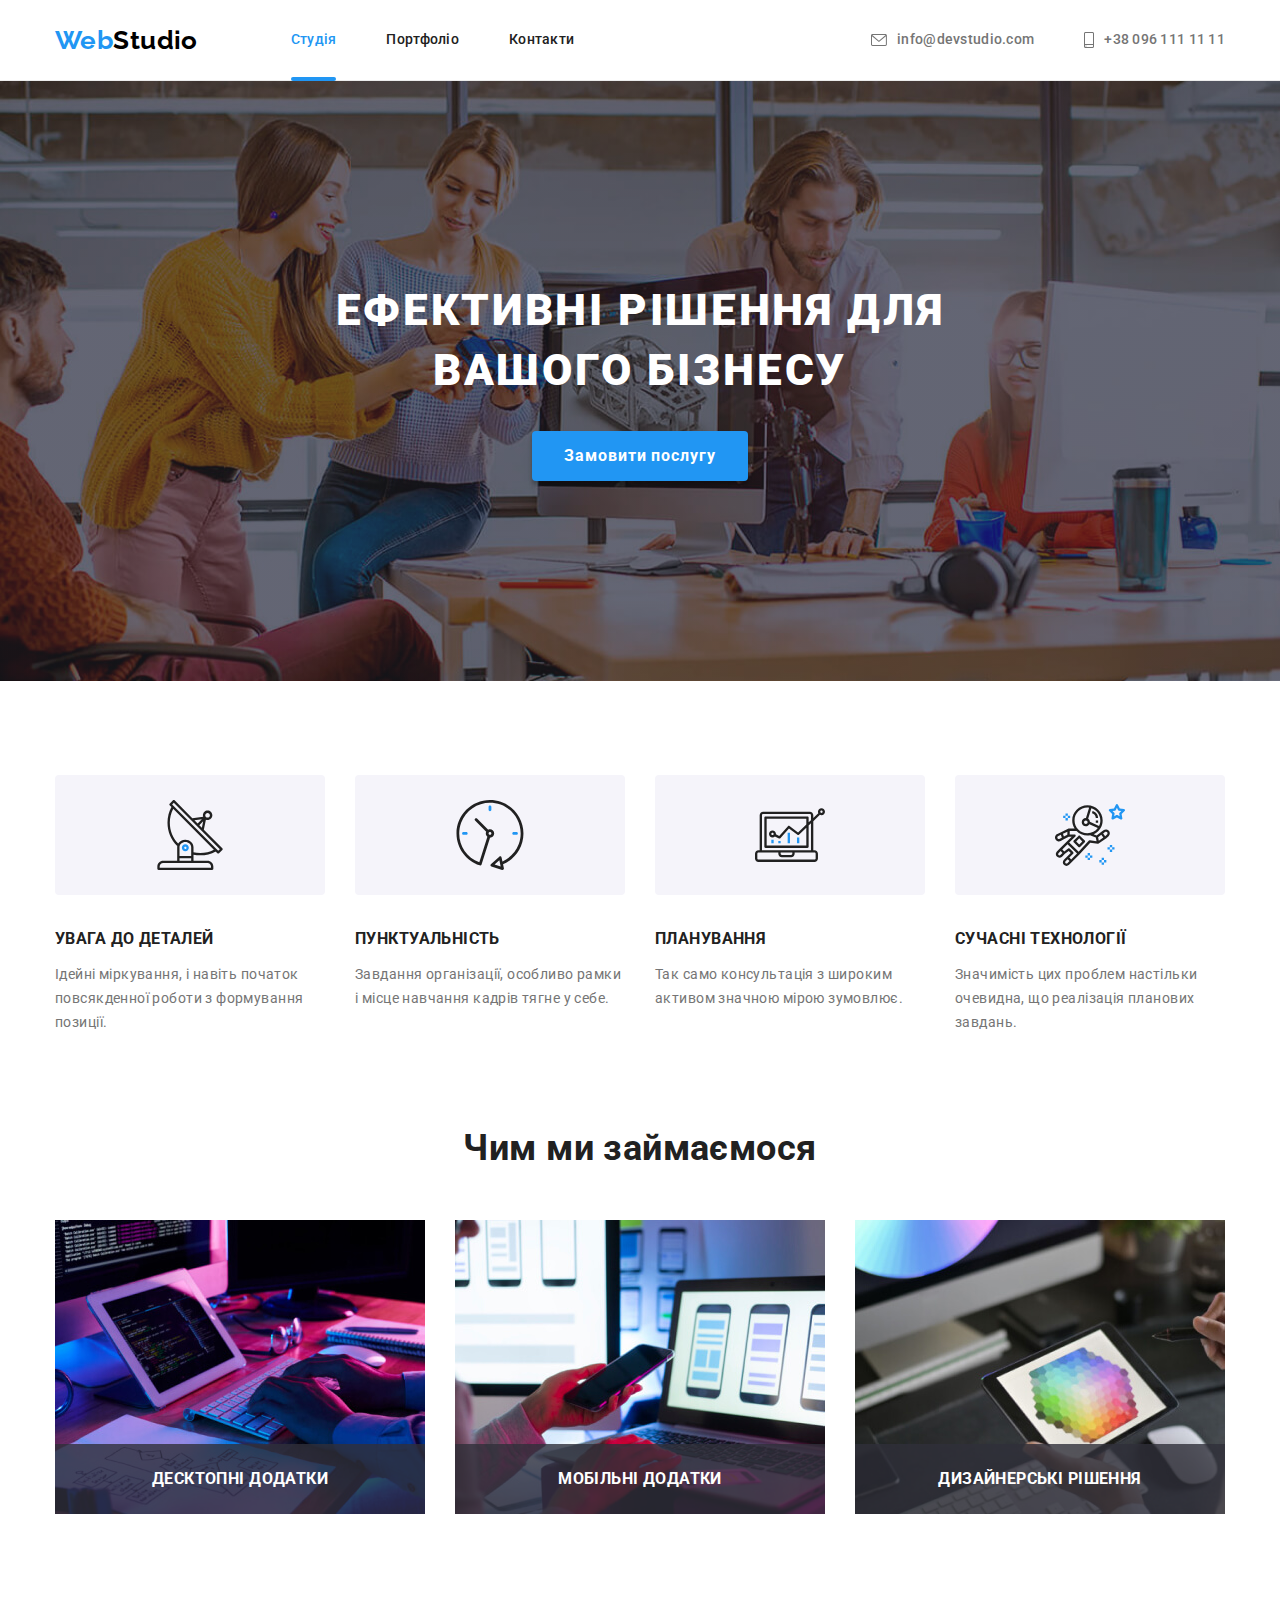
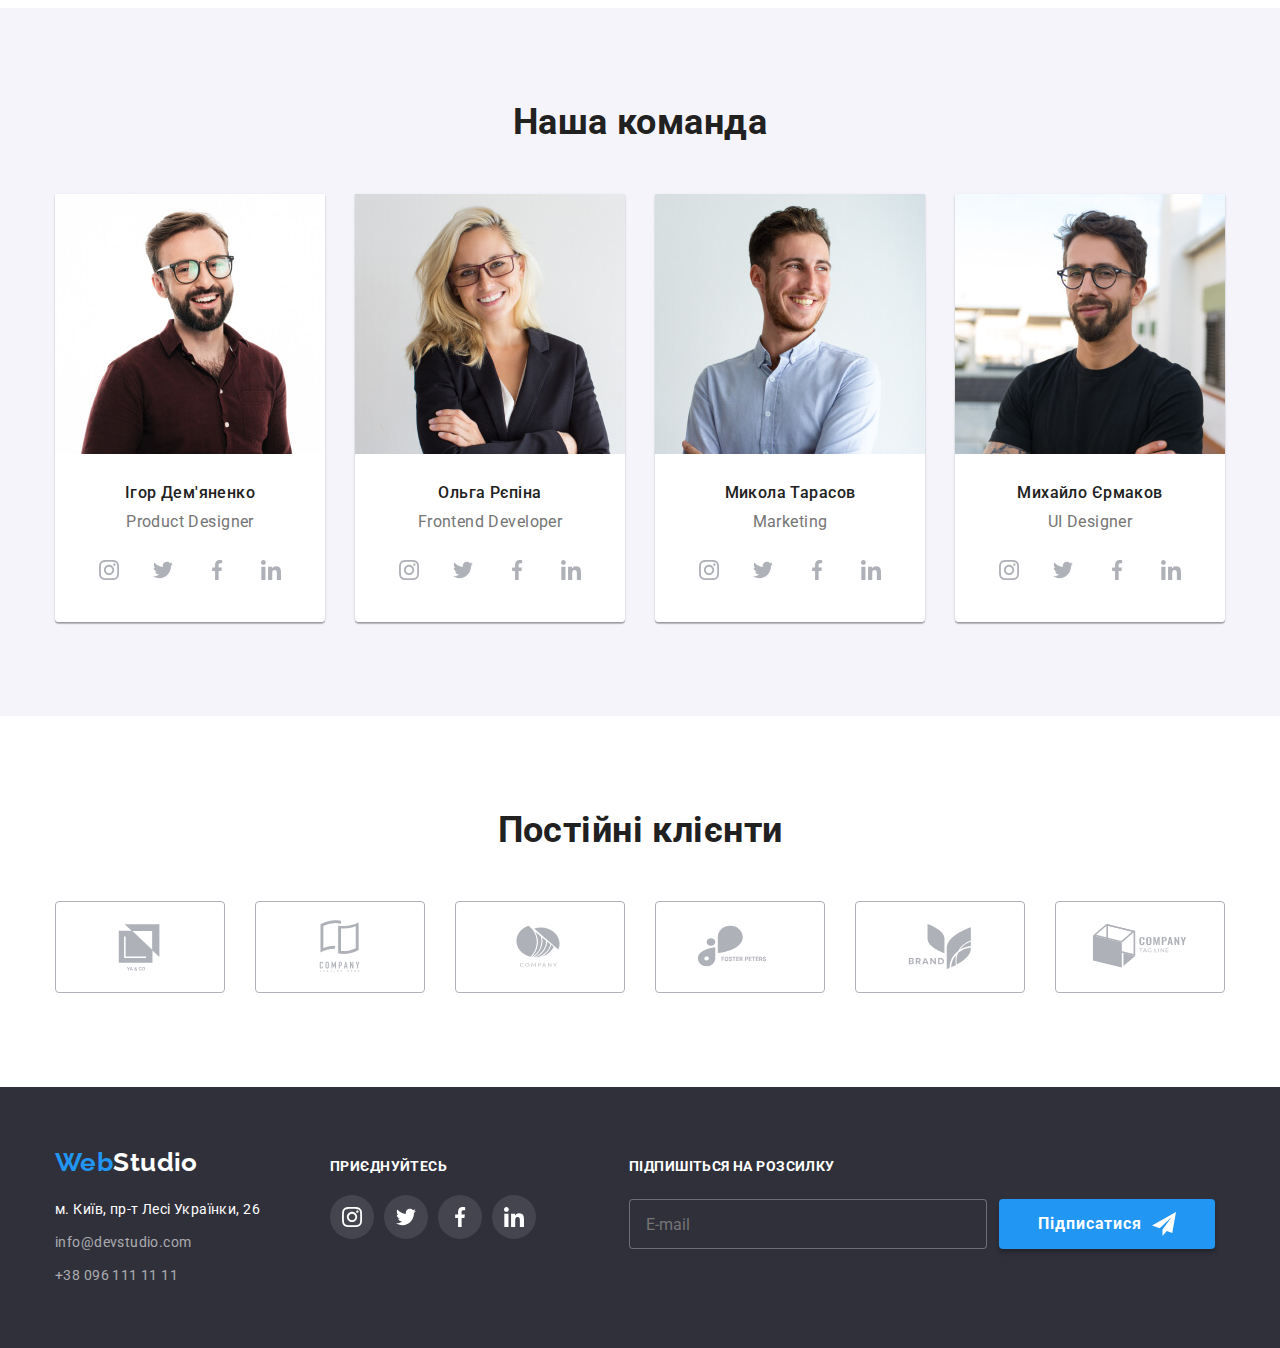
<file: index.html>
<!DOCTYPE html>
<html lang="uk">
<head>
    <meta charset="UTF-8">
    <meta http-equiv="X-UA-Compatible" content="IE=edge">
    <meta name="viewport" content="width=device-width, initial-scale=1.0">
    <title>Web Studio</title>      
    <!-- <link rel="preconnect" href="https://fonts.googleapis.com">
    <link rel="preconnect" href="https://fonts.gstatic.com" crossorigin>
    <link href="https://fonts.googleapis.com/css2?family=Raleway:wght@700&family=Roboto:wght@400;500;700;900&display=swap"
    rel="stylesheet">    -->

    <!-- <link rel="stylesheet" href="https://cdnjs.cloudflare.com/ajax/libs/modern-normalize/0.6.0/modern-normalize.min.css"> -->

    <link rel="stylesheet" href="./css/main.min.css">
</head>
<body>


<!-- Page header -->

    <header class="page-header">
        <div class="container page-header__wrapper">
            <nav class="page-header__nav">

            <a href="./index.html" class="logo"><span class="logo--accent">Web</span>Studio</a>

            <button class="menu-toggle js-open-menu" type="button" aria-expanded="false"
                aria-controls="mobile-menu">
                <svg class="icon-menu" width="40" height="40" aria-label="Перемикач мобільного меню">
                    <use href="./images/symbol-defs.svg#icon-menu"></use>
                </svg>
            </button>

            <ul class="menu site-nav">
                <li class="site-nav__item">
                    <a href="./index.html" class="site-nav__link  site-nav__link--current">Студія</a>
                </li>
                <li class="site-nav__item">
                    <a href="./portfolio.html" class="site-nav__link">Портфоліо</a>
                </li>
                <li class=" site-nav__item">
                    <a href="./index.html" class="site-nav__link">Контакти</a>
                </li>
            </ul>
            </nav>

            <ul class="menu contacts-list">
                <li class="contacts-list__item">
                    <a class="contacts-list__link" href="mailto:info@devstudio.com">
            
                        <svg class="contacts-list__icon" width="16" height="12">
                            <use href="./images/symbol-defs.svg#icon-envelope"></use>
                        </svg>
                        info@devstudio.com</a>
                </li>
            
                <li class="contacts-list__item">
                    <a class="contacts-list__link" href="tel:+380961111111">
            
                        <svg class="contacts-list__icon" width="10" height="16">
                            <use href="./images/symbol-defs.svg#icon-smartphone"></use>
                        </svg>
                        +38 096 111 11 11</a>
                </li>
            </ul>
        </div>
    </header>

    <div class="menu-container js-menu-container" id="mobile-menu">
        
        <button class="menu-toggle js-close-menu" type="button" aria-expanded="false"
            aria-controls="mobile-menu">
            <svg class="icon-close" width="40" height="40" aria-label="Перемикач мобільного меню">
                <use class="" href="./images/symbol-defs.svg#icon-close"></use>
            </svg>
        </button>

        <div class="mobile-block">            
            <ul class="mobile-menu">
                <li class="mobile-menu__item">
                    <a href="./index.html" class="mobile-menu__link  mobile-menu__link--current">Студія</a>
                </li>
                 <li class="mobile-menu__item">
                    <a href="./portfolio.html" class="mobile-menu__link">Портфоліо</a>
                </li>
                <li class=" mobile-menu__item">
                    <a href="./index.html" class="mobile-menu__link">Контакти</a>
                </li>
            </ul>
          
            <div>
                <ul class="mobile-contacts">
                    <li class="mobile-contacts__item">
                        <a class="mobile-contacts__link-tel" href="tel:+380961111111">
                        +38 096 111 11 11</a>
                    </li>
            
                    <li class="mobile-contacts__item">
                        <a class="mobile-contacts__link" href="mailto:info@devstudio.com">
                        info@devstudio.com</a>
                    </li>
                </ul>
            
                <ul class="mobile-social-list mobile-social">
                    <li class="mobile-social__item">
                        <a class="mobile-social__link" href="#">Instagram</a>
                    </li>
                    <li class="mobile-social__item">
                        <a class="mobile-social__link" href="#">Twitter</a>
                    </li>
                    <li class="mobile-social__item">
                        <a class="mobile-social__link" href="#">Facebook</a>
                    </li>
                    <li class="mobile-social__item">
                        <a class="mobile-social__link mobile-social__link--none" href="#">LinkedIn</a>
                    </li>
                </ul>
            </div>        
        </div>
    </div>
            
    <!-- Main content -->

    <!-- Hero -->
    
    <main>
        <section class="hero">
            <div class="hero__wrapper">
            <h1 class="hero__title ">Ефективні рішення для вашого бізнесу</h1>
            <button class="button"
             type="button"
             data-modal-open>Замовити послугу</button>
            </div>
        </section>  

        <!-- Features -->

        <section class="section features">
            <div class="container"> 
            <h2 class="section__title title hiden">Особливості</h2>
            
            <ul class="features-list">
                <li class="features-list__item">
                    <div class="features-list__wrapper">
                        <svg class="features-list__icon" width="70" height="70">
                            <use href="./images/symbol-defs.svg#icon-antenna"></use>
                        </svg>
                    </div>     

                    <h3 class="section__title">УВАГА ДО ДЕТАЛЕЙ</h3>
                    <p class="section__text">Ідейні міркування, і навіть початок повсякденної роботи з формування позиції.</p>
                </li>

                <li class="features-list__item">
                    <div class="features-list__wrapper">
                        <svg class="features-list__icon" width="70" height="70">
                            <use href="./images/symbol-defs.svg#icon-clock"></use>
                        </svg>
                    </div>
                    <h3 class="section__title">ПУНКТУАЛЬНІСТЬ</h3>
                    <p class="section__text">Завдання організації, особливо рамки і місце навчання кадрів тягне у себе.</p>            
                </li>

                <li class="features-list__item">
                    <div class="features-list__wrapper">
                        <svg class="features-list__icon" width="70" height="70">
                            <use href="./images/symbol-defs.svg#icon-diagram"></use>
                        </svg>
                    </div>
                    <h3 class="section__title">ПЛАНУВАННЯ</h3>
                    <p class="section__text">Так само консультація з широким активом значною мірою зумовлює.</p>                    
                </li>
                <li class="features-list__item">
                    <div class="features-list__wrapper">
                        <svg class="features-list__icon" width="70" height="70">
                            <use href="./images/symbol-defs.svg#icon-astronaut"></use>
                        </svg>
                    </div>
                    <h3 class="section__title">СУЧАСНІ ТЕХНОЛОГІЇ</h3>
                    <p class="section__text">Значимість цих проблем настільки очевидна, що реалізація планових завдань.</p>                    
                </li>
            </ul>
            </div>
        </section>


        <!-- What are we doing (product)-->

        <section class="section examples">
            <div class="container">
           <h2 class="section__title title">Чим ми займаємося</h2>
           
           <ul class="examples-list">
                <li class="examples-list__items examples-list__img">
                    <picture>
                        <source srcset="
                            ./images/main-1-img@1x.jpg 1x, 
                            ./images/main-1-img@2x.jpg 2x" 
                            media="(min-width: 1200px)">           
                        
                        <img src="./images/main-1-img@1x.jpg" 
                        alt="Робота за ПК">
                    </picture>                    
                    <div class="examples-overlay">
                        <h3 class="examples-list__subtitle">Десктопні додатки</h3>
                    </div>
                </li>

                <li class="examples-list__items examples-list__img">
                    <picture>
                        <source srcset="
                            ./images/main-2-img@1x.jpg 1x, 
                            ./images/main-2-img@2x.jpg 2x" 
                            media="(min-width: 1200px)">                
                        <img src="./images/main-2-img@1x.jpg" alt="Робота за ноутбуком">
                    </picture>
                    <div class="examples-overlay">
                        <h3 class="examples-list__subtitle">Мобільні додатки</h3>
                    </div>                
                </li>
                <li class="examples-list__items examples-list__img">
                    <picture>
                        <source srcset="
                            ./images/main-3-img@1x.jpg 1x, 
                            ./images/main-3-img@2x.jpg 2x" 
                            media="(min-width: 1200px)">
                        <img src="./images/main-3-img@1x.jpg" 
                        alt="Вибір кольору на планшеті">
                    </picture>
                    
                    <div class="examples-overlay">
                        <h3 class="examples-list__subtitle">Дизайнерські рішення</h3>
                    </div>
                </li>            
           </ul>
            </div>
        </section>  


        <!-- Our team -->   

        <section class="section team">
            <div class="container">           
            <h2 class="section__title title">Наша команда</h2>
            <ul class="team__list">               
                <li class="team__item">

                    <picture>
                        <source
                         srcset="
                         ./images/desktop/desktop-ihor-demyanenko-img@1x.jpg 1x, 
                         ./images/desktop/desktopt-ihor-demyanenko-img@2x.jpg 2x"
                         media="(min-width: 1200px)">


                        <source srcset="
                        ./images/tablet/ihor-demyanenko-tablet-img@1x.jpg 1x,
                        ./images/tablet/ihor-demyanenko-tablet-img@2x.jpg 2x" 
                        media="(min-width: 768px)">


                        <source srcset="
                        ./images/mobile/img-ihor-demyanenko-img@1x.jpg 1x,
                        ./images/mobile/img-ihor-demyanenko-img@2x.jpg 2x" 
                        media="(max-width: 767px)">

                        <img src="./images/mobile/img-ihor-demyanenko-img@1x.jpg" 
                            alt="Product Designer Ihor Demyanenko">
                    </picture>
                   
                   <div class="team__info">
                    <h3 class="section__title team__subtitle">Ігор Дем'яненко</h3>
                    <p class="team__description" lang="en">Product Designer</p> 

                    <ul class="socials-list">
                        <li class="socials-list__item">
                            <a class="socials-list__link" href="#" aria-label="instagram">
                                <svg class="socials-list__icon" width="20" height="20">
                                    <use href="./images/symbol-defs.svg#icon-instagram"></use>
                                </svg>
                            </a>
                        </li>
                        
                        <li class="socials-list__item">
                            <a class="socials-list__link" href="#" aria-label="twitter">
                                <svg class="socials-list__icon" width="20" height="20">
                                    <use href="./images/symbol-defs.svg#icon-twitter"></use>
                                </svg>
                            </a>
                        </li>

                        <li class="socials-list__item">
                            <a class="socials-list__link" href="#" aria-label="facebook">
                                <svg class="socials-list__icon" width="20" height="20">
                                    <use href="./images/symbol-defs.svg#icon-facebook"></use>
                                </svg>
                            </a>
                        </li>

                        <li class="socials-list__item">
                            <a class="socials-list__link" href="#" aria-label="linkedin">
                                <svg class="socials-list__icon" width="20" height="20">
                                    <use href="./images/symbol-defs.svg#icon-linkedin"></use>
                                </svg>
                            </a>
                        </li>
                    </ul>               
                   </div>                  
                </li>

                <li class="team__item">
                    <picture>
                        <source srcset="
                            ./images/desktop/desktop-olga-repina-img@1x.jpg 1x, 
                            ./images/desktop/desktop-olga-repina-img@2x.jpg 2x" 
                            media="(min-width: 1200px)">                    
                    
                        <source srcset="
                            ./images/tablet/tablet-olga-repina-img@1x.jpg 1x,
                            ./images/tablet/tablet-olga-repina-img@2x.jpg 2x" 
                            media="(min-width: 768px)">                    
                    
                        <source srcset="
                            ./images/mobile/img-olga-repina-img@1x.jpg 1x,
                            ./images/mobile/img-olga-repina-img@2x.jpg 2x" 
                            media="(max-width: 767.98px)">
                    
                        <img src="./images/desktop/desktop-olga-repina-img@1x.jpg"
                         alt="Frontend Developer Olga Repina">
                    </picture>
                    <div class="team__info">
                    <h3 class="section__title team__subtitle">Ольга Рєпіна</h3>
                    <p class="team__description" lang="en">Frontend Developer</p>

                    <ul class="socials-list">
                        <li class="socials-list__item">
                            <a class="socials-list__link" href="#" aria-label="instagram">
                                <svg class="socials-list__icon" width="20" height="20">
                                    <use href="./images/symbol-defs.svg#icon-instagram"></use>
                                </svg>
                            </a>
                        </li>
                        <li class="socials-list__item">
                            <a class="socials-list__link" href="#" aria-label="twitter">
                                <svg class="socials-list__icon" width="20" height="20">
                                    <use href="./images/symbol-defs.svg#icon-twitter"></use>
                                </svg>
                            </a>
                        </li>
                        <li class="socials-list__item">
                            <a class="socials-list__link" href="#" aria-label="facebook">
                                <svg class="socials-list__icon" width="20" height="20">
                                    <use href="./images/symbol-defs.svg#icon-facebook"></use>
                                </svg>
                            </a>
                        </li>
                        <li class="socials-list__item">
                            <a class="socials-list__link" href="#" aria-label="linkedin">
                                <svg class="socials-list__icon" width="20" height="20">
                                    <use href="./images/symbol-defs.svg#icon-linkedin"></use>
                                </svg>
                            </a>
                        </li>
                    </ul>
                    </div>
                </li>

                <li class="team__item">
                    <picture>
                        <source srcset="
                            ./images/desktop/desktop-mykola-tarasov-img@1x.jpg 1x, 
                            ./images/desktop/desktop-mykola-tarasov-img@2x.jpg 2x" 
                            media="(min-width: 1200px)">                    
        
                        <source srcset="
                            ./images/tablet/tablet-mykola-tarasov-img@1x.jpg 1x,
                            ./images/tablet/tablet-mykola-tarasov-img@2x.jpg 2x" 
                            media="(min-width: 768px)">                    
                    
                        <source srcset="
                            ./images/mobile/img-mykola-tarasov-img@1x.jpg 1x,
                            ./images/mobile/img-mykola-tarasov-img@2x.jpg 2x" 
                            media="(max-width: 767.98px)">
                    
                        <img src="./images/desktop/desktop-mykola-tarasov-img@1x.jpg" 
                        alt="Marketer Mykola Tarasov">
                    </picture>

                    <div class="team__info">
                    <h3 class="section__title team__subtitle">Микола Тарасов</h3>
                    <p class="team__description" lang="en">Marketing</p>

                    <ul class="socials-list">
                        <li class="socials-list__item">
                            <a class="socials-list__link" href="#" aria-label="instagram">
                                <svg class="socials-list__icon" width="20" height="20">
                                    <use href="./images/symbol-defs.svg#icon-instagram"></use>
                                </svg>
                            </a>
                        </li>
                        <li class="socials-list__item">
                            <a class="socials-list__link" href="#" aria-label="twitter">
                                <svg class="socials-list__icon" width="20" height="20">
                                    <use href="./images/symbol-defs.svg#icon-twitter"></use>
                                </svg>
                            </a>
                        </li>
                        <li class="socials-list__item">
                            <a class="socials-list__link" href="#" aria-label="facebook">
                                <svg class="socials-list__icon" width="20" height="20">
                                    <use href="./images/symbol-defs.svg#icon-facebook"></use>
                                </svg>
                            </a>
                        </li>
                        <li class="socials-list__item">
                            <a class="socials-list__link" href="#" aria-label="linkedin">
                                <svg class="socials-list__icon" width="20" height="20">
                                    <use href="./images/symbol-defs.svg#icon-linkedin"></use>
                                </svg>
                            </a>
                        </li>
                    </ul>
                    </div>
                </li>
                <li class="team__item">
                    <picture>
                        <source srcset="
                            ./images/desktop/desktop-mykhaylo-yermakov-img@1x.jpg 1x, 
                            ./images/desktop/desktop-mykhaylo-yermakov-img@2x.jpg 2x" 
                            media="(min-width: 1200px)">
                    
                        <source srcset="
                            ./images/tablet/tablet-mykhaylo-yermakov-img@1x.jpg 1x,
                            ./images/tablet/tablet-mykhaylo-yermakov-img@2x.jpg 2x" 
                            media="(min-width: 768px)">
                    
                        <source srcset="
                            ./images/mobile/img-mykhaylo-yermakov-img@1x.jpg 1x,
                            ./images/mobile/img-mykhaylo-yermakov-img@2x.jpg 2x" 
                            media="(max-width: 767.98px)">
                    
                    <img src="./images/desktop/desktop-mykhaylo-yermakov-img@1x.jpg" 
                        alt="UI Designer Mykhaylo Yermakov">
                    </picture>                    
                    <div class="team__info">
                    <h3 class="section__title team__subtitle">Михайло Єрмаков</h3>
                    <p class="team__description" lang="en">UI Designer</p>

                    <ul class="socials-list">
                        <li class="socials-list__item">
                            <a class="socials-list__link" href="#" aria-label="instagram">
                                <svg class="socials-list__icon" width="20" height="20">
                                    <use href="./images/symbol-defs.svg#icon-instagram"></use>
                                </svg>
                            </a>
                        </li>
                        <li class="socials-list__item">
                            <a class="socials-list__link" href="#" aria-label="twitter">
                                <svg class="socials-list__icon" width="20" height="20">
                                    <use href="./images/symbol-defs.svg#icon-twitter"></use>
                                </svg>
                            </a>
                        </li>
                        <li class="socials-list__item">
                            <a class="socials-list__link" href="#" aria-label="facebook">
                                <svg class="socials-list__icon" width="20" height="20">
                                    <use href="./images/symbol-defs.svg#icon-facebook"></use>
                                </svg>
                            </a>
                        </li>
                        <li class="socials-list__item">
                            <a class="socials-list__link" href="#" aria-label="linkedin">
                                <svg class="socials-list__icon" width="20" height="20">
                                    <use href="./images/symbol-defs.svg#icon-linkedin"></use>
                                </svg>
                            </a>
                        </li>
                    </ul>
                    </div>
                </li>
            </ul>
            </div>
        </section>

        <!-- Regular customers (clients) -->

        <section class="section clients">
            <div class="container">
                <h2 class="section__title title">Постійні клієнти</h2>

                <ul class="clients-list">

                    <li class="clients-list__item">
                        <a class="clients-list__link" href="#">
                            <svg class="clients-list__icon" width="106" height="60">
                                <use href="./images/symbol-defs.svg#icon-logo-1"></use>
                            </svg>
                        </a>
                    </li>

                    <li class="clients-list__item">
                        <a class="clients-list__link" href="#">
                            <svg class="clients-list__icon" width="106" height="60">
                                <use href="./images/symbol-defs.svg#icon-logo-2"></use>
                            </svg>
                        </a>
                    </li>

                    <li class="clients-list__item">
                        <a class="clients-list__link" href="#">
                            <svg class="clients-list__icon" width="106" height="60">
                                <use href="./images/symbol-defs.svg#icon-logo-3"></use>
                            </svg>
                        </a>
                    </li>
                    <li class="clients-list__item">
                        <a class="clients-list__link" href="#">
                            <svg class="clients-list__icon" width="106" height="60">
                                <use href="./images/symbol-defs.svg#icon-logo-4"></use>
                            </svg>
                        </a>
                    </li>
                    <li class="clients-list__item">
                        <a class="clients-list__link" href="#">
                            <svg class="clients-list__icon" width="106" height="60">
                                <use href="./images/symbol-defs.svg#icon-logo-5"></use>
                            </svg>
                        </a>
                    </li>
                    <li class="clients-list__item">
                        <a class="clients-list__link" href="#">
                            <svg class="clients-list__icon" width="106" height="60">
                                <use href="./images/symbol-defs.svg#icon-logo-6"></use>
                            </svg>
                        </a>
                    </li>                    
                </ul>       
            </div>          
        </section>
    </main>

    <!-- Footer page -->

    <footer class="footer-page">
    <div class="container footer-page__container"> 
       
            <div class="footer-wrapper">                         
                <div class="footer-logo">
                    <a href="./index.html"><span class="logo--accent">Web</span>Studio</a>
                

                <address>
                    <ul class="location">
                        <li class="location__item">
                            <a class="location__link" href="https://www.google.com.ua/maps" target="_blank" rel="noopener noreferrer">
                            м. Київ, пр-т Лесі Українки, 26</a></li>
                        <li class="location__item">
                            <a class="location__link-contacts" href="mailto:info@devstudio.com">info@devstudio.com</a></li>
                        <li class="location__item">
                            <a class="location__link-contacts" href="tel:+380961111111">+38 096 111 11 11</a></li>
                    </ul>
                </address>
                </div>
           

                <div class="footer-box">
                    <p class="footer-box__text">Приєднуйтесь</p>
                    <ul class="footer-box__list soc-networks">
                        <li class="soc-networks__items">
                            <a class="soc-networks__link" href="#" aria-label="instagram">
                                <svg class="soc-networks__icon" width="20" height="20">
                                    <use href="./images/symbol-defs.svg#icon-instagram"></use>
                                </svg>
                            </a>
                        </li>
                        <li class="soc-networks__items">
                            <a class="soc-networks__link" href="#" aria-label="twitter">
                                <svg class="soc-networks__icon" width="20" height="20">
                                    <use href="./images/symbol-defs.svg#icon-twitter"></use>
                                </svg>
                            </a>
                        </li>
                        <li class="soc-networks__items">
                            <a class="soc-networks__link" href="#" aria-label="facebook">
                                <svg class="soc-networks__icon" width="20" height="20">
                                    <use href="./images/symbol-defs.svg#icon-facebook"></use>
                                </svg>
                            </a>
                        </li>
                        <li class="soc-networks__items">
                            <a class="soc-networks__link" href="#" aria-label="linkedin">
                                <svg class="soc-networks__icon" width="20" height="20">
                                    <use href="./images/symbol-defs.svg#icon-linkedin"></use>
                                </svg>
                            </a>
                        </li>
                    </ul>        
                </div>

        </div>     
               
        <div class="subscribe">
            <form class="subscribe__form">
             <label class="label" for="input-email">
                <span class="subscribe__text">Підпишіться на розсилку</span>
            </label>
            <input class="subscribe__input" 
                    type="email"
                    name="email" 
                    placeholder="E-mail"
                    required 
                    id="input-email">    
            </form>
            <button class="button privacy-btn" type="submit">Підписатися 
                <svg class="button__icon-send" width="24" height="24">
                    <use href="./images/symbol-defs.svg#icon-send"></use>
                </svg>
            </button>
            </div>       

        </div>  
    </footer>

        <!-- Modal -->

    <div class="backdrop is-hidden" data-modal>
        <div class="modal">
            <button class="modal-close" data-modal-close>
                <svg class="close-icon" width="18" height="18"> 
                    <use href="./images/symbol-defs.svg#icon-icon"></use>
                </svg>
            </button>

            <form class="form">
                <p class="form-title">Залиште свої дані, ми вам передзвонимо</p>
                
                <label class="label" for="input-name">
                    <span class="label-text">Ім'я</span>
                    </label>
                    <div class="field">
                        <input class="field-input input"
                         type="text" 
                         name="name"
                         required
                         id="input-name">
                        <svg class="field-icon" width="18" height="18">
                            <use href="./images/symbol-defs.svg#icon-person"></use>
                        </svg>
                    </div>  
                    

                    <label class="label" for="input-phone">
                        <span class="label-text">Телефон</span>
                    </label>
                    <div class="field">
                        <input
                         class="field-input input"
                          type="tel"
                          name="phone" 
                          required 
                          id="input-phone">
                        <svg class="field-icon" width="18" height="18">
                            <use href="./images/symbol-defs.svg#icon-phone"></use>
                        </svg>
                    </div>

                    <label class="label" for="input-letter">
                        <span class="label-text">Пошта</span>
                    </label>
                    <div class="field">
                        <input 
                        class="field-input input" 
                        type="email" 
                        name="email" 
                        required 
                        id="input-letter">
                        <svg class="field-icon" width="18" height="18">
                            <use href="./images/symbol-defs.svg#icon-email"></use>
                        </svg>
                    </div>

                    <label class="label" for="message">Коментар                     
                    </label>
                    <textarea class="message input" id="message"
                    placeholder="Введіть текст"></textarea>

                    <label class="privacy">
                        <input class="privacy-input" type="checkbox" name="privacy">
                        <span class="privacy-wrapp">
                            <svg class="privacy-icon" width="16" height="15">
                                <use href="./images/symbol-defs.svg#icon-check"></use>
                            </svg>
                        </span>
                        
                        <span class="privacy-text">Погоджуюся з розсилкою та приймаю
                            <a class="privacy-link" href="#">Умови договору</a>
                        </span>
                    </label>

                    <button class="button privacy-btn" type="submit">Відправити</button>
                  
            </form>
        </div>
    </div>
     

    <script src="./js/mobile-menu.js"></script>
    <script src="./js/modal.js"></script>
</body>
</html>
</file>
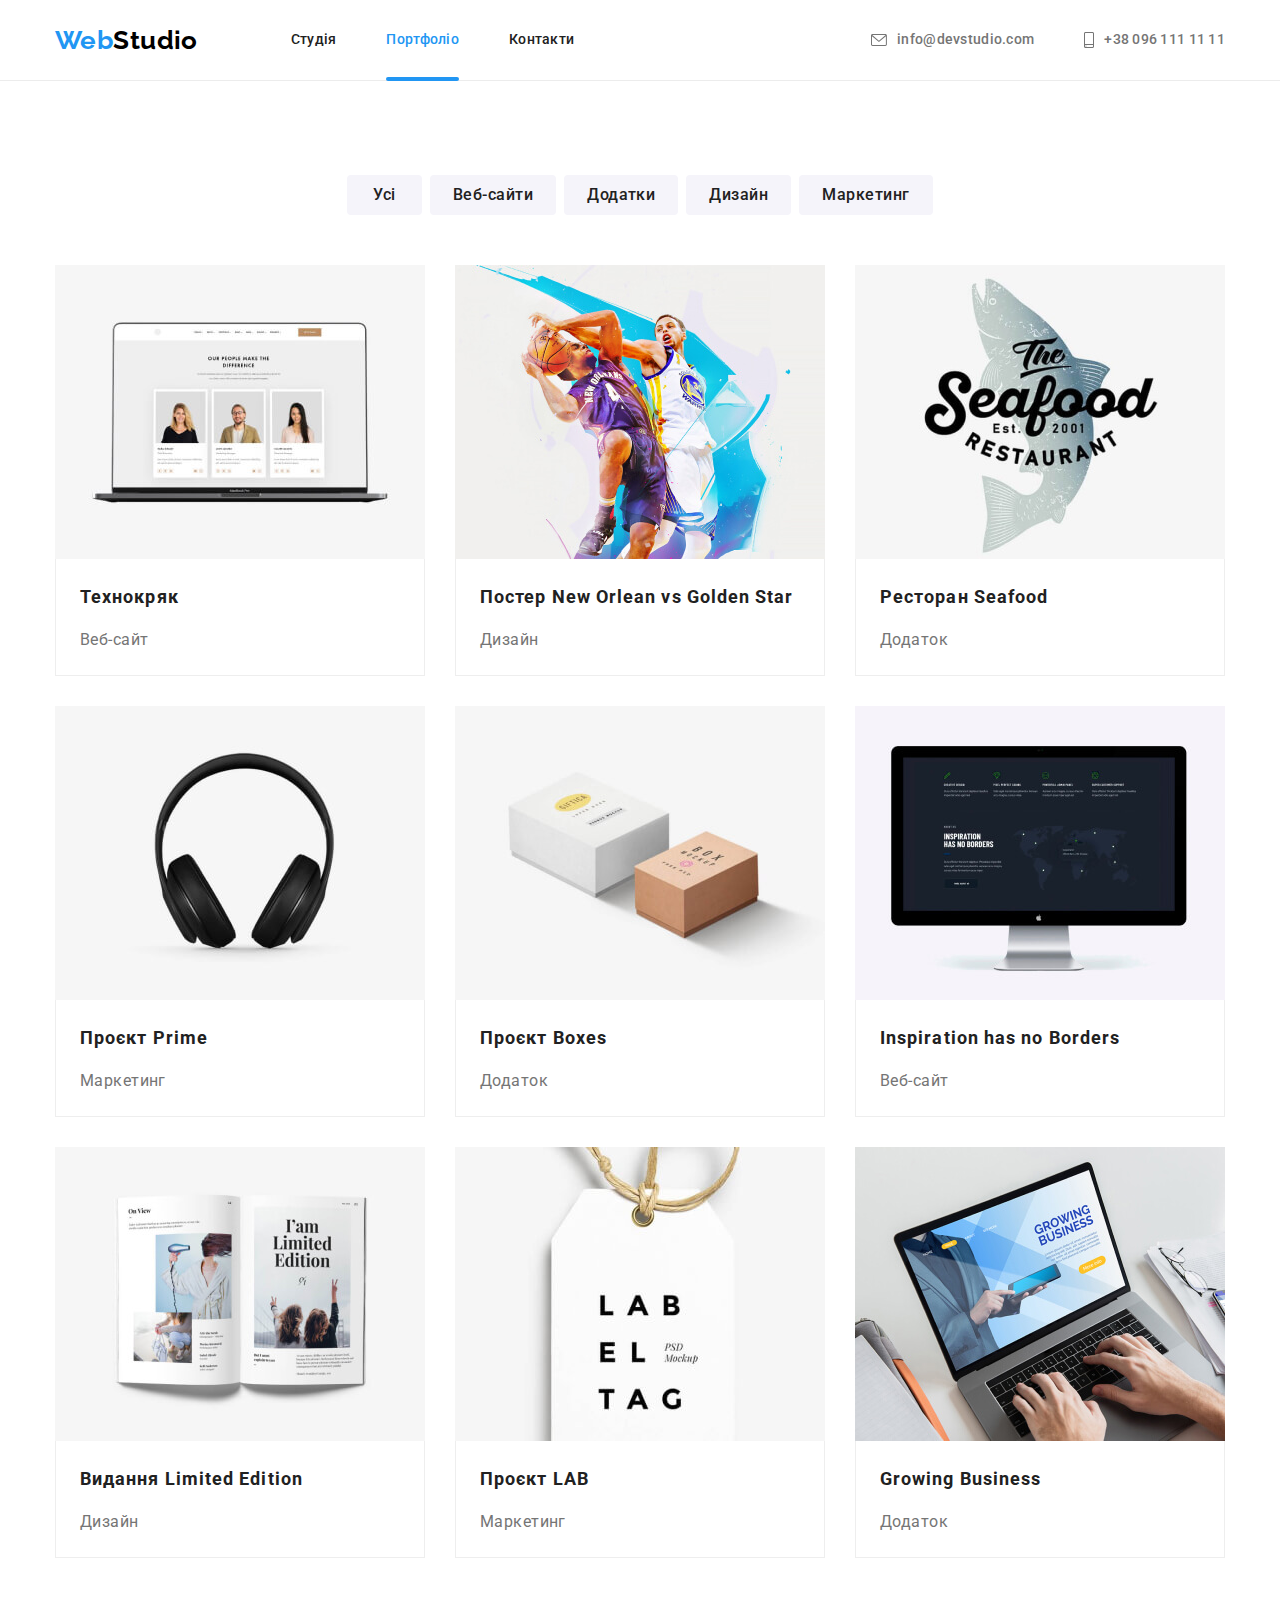
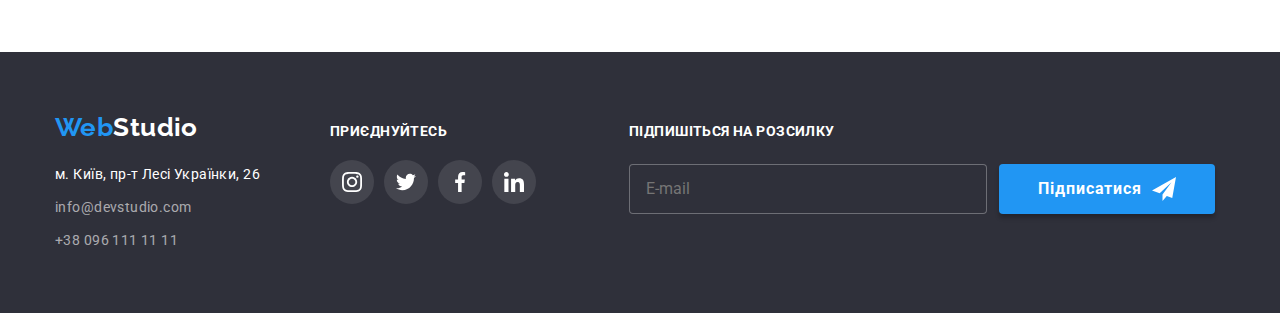
<file: portfolio.html>
<!DOCTYPE html>
<html lang="uk">

<head>
    <meta charset="UTF-8">
    <meta http-equiv="X-UA-Compatible" content="IE=edge">
    <meta name="viewport" content="width=device-width, initial-scale=1.0">
    <title>Portfolio</title>

    <!-- <link rel="preconnect" href="https://fonts.googleapis.com">
    <link rel="preconnect" href="https://fonts.gstatic.com" crossorigin>
    <link href="https://fonts.googleapis.com/css2?family=Raleway:wght@700&family=Roboto:wght@400;500;700;900&display=swap"
    rel="stylesheet"> -->

    <!-- <link rel="stylesheet" href="https://cdnjs.cloudflare.com/ajax/libs/modern-normalize/0.6.0/modern-normalize.min.css">   -->

    <link rel="stylesheet" href="./css/main.min.css">
</head>

<body>
    <!-- Page header -->
<header class="page-header">
    <div class="container page-header__wrapper">
        <nav class="page-header__nav">

            <a href="./index.html" class="logo"><span class="logo--accent">Web</span>Studio</a>

            <button class="menu-toggle js-open-menu" type="button" aria-expanded="false" aria-controls="mobile-menu">
                <svg class="icon-menu" width="40" height="40" aria-label="Перемикач мобільного меню">
                    <use href="./images/symbol-defs.svg#icon-menu"></use>
                </svg>
            </button>

            <ul class="menu site-nav">
                <li class="site-nav__item">
                    <a href="./index.html" class="site-nav__link">Студія</a>
                </li>
                <li class="site-nav__item">
                    <a href="./portfolio.html" class="site-nav__link site-nav__link--current">Портфоліо</a>
                </li>
                <li class=" site-nav__item">
                    <a href="./index.html" class="site-nav__link">Контакти</a>
                </li>
            </ul>
        </nav>

        <ul class="menu contacts-list">
            <li class="contacts-list__item">
                <a class="contacts-list__link" href="mailto:info@devstudio.com">

                    <svg class="contacts-list__icon" width="16" height="12">
                        <use href="./images/symbol-defs.svg#icon-envelope"></use>
                    </svg>
                    info@devstudio.com</a>
            </li>

            <li class="contacts-list__item">
                <a class="contacts-list__link" href="tel:+380961111111">

                    <svg class="contacts-list__icon" width="10" height="16">
                        <use href="./images/symbol-defs.svg#icon-smartphone"></use>
                    </svg>
                    +38 096 111 11 11</a>
            </li>
        </ul>
    </div>
</header>

<div class="menu-container js-menu-container" id="mobile-menu">
   
    <button class="menu-toggle js-close-menu" type="button" aria-expanded="false" aria-controls="mobile-menu">
        <svg class="icon-close" width="40" height="40" aria-label="Перемикач мобільного меню">
            <use class="" href="./images/symbol-defs.svg#icon-close"></use>
        </svg>
    </button>

    <div class="mobile-block">

        <ul class="mobile-menu">
            <li class="mobile-menu__item">
                <a href="./index.html" class="mobile-menu__link">Студія</a>
            </li>
            <li class="mobile-menu__item">
                <a href="./portfolio.html" class="mobile-menu__link  mobile-menu__link--current">Портфоліо</a>
            </li>
            <li class=" mobile-menu__item">
                <a href="./index.html" class="mobile-menu__link">Контакти</a>
            </li>
        </ul>


        <div>
            <ul class="mobile-contacts">
                <li class="mobile-contacts__item">
                    <a class="mobile-contacts__link-tel" href="tel:+380961111111">
                        +38 096 111 11 11</a>
                </li>

                <li class="mobile-contacts__item">
                    <a class="mobile-contacts__link" href="mailto:info@devstudio.com">
                        info@devstudio.com</a>
                </li>
            </ul>

            <ul class="mobile-social-list mobile-social">
                <li class="mobile-social__item">
                    <a class="mobile-social__link" href="#">Instagram</a>
                </li>
                <li class="mobile-social__item">
                    <a class="mobile-social__link" href="#">Twitter</a>
                </li>
                <li class="mobile-social__item">
                    <a class="mobile-social__link" href="#">Facebook</a>
                </li>
                <li class="mobile-social__item">
                    <a class="mobile-social__link mobile-social__link--none" href="#">LinkedIn</a>
                </li>
            </ul>
        </div>
    </div>
</div>
    <main>
        <section class="section">
            <div class="container">
            <h1 class="section__title hiden">Портфоліо</h1>

            <!-- Filter  -->

            <ul class="filter">
                <li class="filter-item"><button class="filter-btn first" type="button">Усі</button></li>
                <li class="filter-item"><button class="filter-btn second" type="button">Веб-сайти</button></li>
                <li class="filter-item"><button class="filter-btn third" type="button">Додатки</button></li>
                <li class="filter-item"><button class="filter-btn fourth" type="button">Дизайн</button></li>
                <li class="filter-item"><button class="filter-btn fifth" type="button">Маркетинг</button></li>
            </ul>

            <!-- Cards -->

            <ul class="options">
                <li class="options-item">                    
                    <a class="content-link" href="">                        
                    <div class="img-overlay"> 

                        <picture>
                            <source srcset="
                                ./images/desktop/img1-desktop@1x.jpg 1x, 
                                ./images/desktop/img1-desktop@2x.jpg 2x" media="(min-width: 1200px)">                        

                            <source srcset="
                                ./images/tablet/img1-tablet@1x.jpg 1x,
                                ./images/tablet/img1-tablet@2x.jpg 2x" media="(min-width: 768px)">                        
                        
                            <source srcset="
                                ./images/mobile/img1-mobile@1x.jpg 1x,
                                ./images/mobile/img1-mobile@2x.jpg 2x" media="(max-width: 767px)">
                        
                            <img src="./images/mobile/img1-mobile@1x.jpg" alt="project-1">
                        </picture>                  

                        <div class="overlay-wrapp">
                            <p class="overlay-text">Ресурс пропонує комплексні пропозиції з різним рівнем функціоналу та сервісів. Все це дозволить відвідувачу отримати вичерпні відомості про компанію чи приватну особу.</p>
                        </div>
                    </div>
                    <div class="border-picture border-picture--tablet">               
                    <h2 class="section__title works">Технокряк</h2>
                    <p class="text">Веб-сайт</p>
                    </div> 
                    </a>            
                </li>

                <li class="options-item">
                    <a class="content-link" href="">
                        <div class="img-overlay">
                            <picture>
                                <source srcset="
                                    ./images/desktop/img2-desktop@1x.jpg 1x, 
                                    ./images/desktop/img2-desktop@2x.jpg 2x" media="(min-width: 1200px)">
                            
                                <source srcset="
                                    ./images/tablet/img2-tablet@1x.jpg 1x,
                                    ./images/tablet/img2-tablet@2x.jpg 2x" media="(min-width: 768px)">
                            
                                <source srcset="
                                    ./images/mobile/img2-mobile@1x.jpg 1x,
                                    ./images/mobile/img2-mobile@2x.jpg 2x" media="(max-width: 767px)">
                            
                                <img src="./images/mobile/img2-mobile@1x.jpg" alt="project-2">
                            </picture>
        
                        <div class="overlay-wrapp">
                            <p class="overlay-text">Ресурс пропонує комплексні пропозиції з різним рівнем функціоналу та сервісів. Все це
                                дозволить відвідувачу отримати вичерпні відомості про компанію чи приватну особу.</p>
                        </div>
                        </div>                
                    <div class="border-picture">
                    <h2 class="section__title works">Постер New Orlean vs Golden Star</h2>
                    <p class="text">Дизайн</p>
                </div></a>
                </li>
                <li class="options-item">
                    <a class="content-link" href="">
                        <div class="img-overlay">

                            <picture>
                                <source srcset="
                                    ./images/desktop/img3-desktop@1x.jpg 1x, 
                                    ./images/desktop/img3-desktop@2x.jpg 2x" media="(min-width: 1200px)">
                            
                                <source srcset="
                                    ./images/tablet/img3-tablet@1x.jpg 1x,
                                    ./images/tablet/img3-tablet@2x.jpg 2x" media="(min-width: 768px)">
                            
                                <source srcset="
                                    ./images/mobile/img3-mobile@1x.jpg 1x,
                                    ./images/mobile/img3-mobile@2x.jpg 2x" media="(max-width: 767px)">
                            
                                <img src="./images/mobile/img3-mobile@1x.jpg" alt="project-3">
                            </picture>
                        <div class="overlay-wrapp">
                            <p class="overlay-text">Ресурс пропонує комплексні пропозиції з різним рівнем функціоналу та сервісів. Все це
                                дозволить відвідувачу отримати вичерпні відомості про компанію чи приватну особу.</p>
                        </div>
                        </div>
                    <div class="border-picture">
                    <h2 class="section__title works">Ресторан Seafood</h2>
                    <p class="text">Додаток</p>
                </div></a>
                </li>
                <li class="options-item">
                    <a class="content-link" href="">
                        <div class="img-overlay">

                            <picture>
                                <source srcset="
                                    ./images/desktop/img4-desktop@1x.jpg 1x, 
                                    ./images/desktop/img4-desktop@2x.jpg 2x" media="(min-width: 1200px)">
                            
                                <source srcset="
                                    ./images/tablet/img4-tablet@1x.jpg 1x,
                                    ./images/tablet/img4-tablet@2x.jpg 2x" media="(min-width: 768px)">
                            
                                <source srcset="
                                    ./images/mobile/img4-mobile@1x.jpg 1x,
                                    ./images/mobile/img4-mobile@2x.jpg 2x" media="(max-width: 767px)">
                            
                                <img src="./images/mobile/img4-mobile@1x.jpg" alt="project-4">
                            </picture>                           

                        <div class="overlay-wrapp">
                            <p class="overlay-text">Ресурс пропонує комплексні пропозиції з різним рівнем функціоналу та сервісів. Все це
                                дозволить відвідувачу отримати вичерпні відомості про компанію чи приватну особу.</p>
                        </div>
                        </div>
                    <div class="border-picture">
                    <h2 class="section__title works">Проєкт Prime</h2>
                    <p class="text">Маркетинг</p>
                </div></a>
                </li>
                <li class="options-item">
                    <a class="content-link" href="">
                        <div class="img-overlay">
                            <picture>
                                <source srcset="
                                    ./images/desktop/img5-desktop@1x.jpg 1x, 
                                    ./images/desktop/img5-desktop@2x.jpg 2x" media="(min-width: 1200px)">
                            
                                <source srcset="
                                    ./images/tablet/img5-tablet@1x.jpg 1x,
                                    ./images/tablet/img5-tablet@2x.jpg 2x" media="(min-width: 768px)">
                            
                                <source srcset="
                                    ./images/mobile/img5-mobile@1x.jpg 1x,
                                    ./images/mobile/img5-mobile@2x.jpg 2x" media="(max-width: 767px)">
                            
                                <img src="./images/mobile/img5-mobile@1x.jpg" alt="project-5">
                            </picture>                    
                        <div class="overlay-wrapp">
                            <p class="overlay-text">Ресурс пропонує комплексні пропозиції з різним рівнем функціоналу та сервісів. Все це
                                дозволить відвідувачу отримати вичерпні відомості про компанію чи приватну особу.</p>
                        </div>
                        </div>
                    <div class="border-picture">
                    <h2 class="section__title works">Проєкт Boxes</h2>
                    <p class="text">Додаток</p>
                </div></a>
                </li>
                <li class="options-item">
                    <a class="content-link" href="">
                        <div class="img-overlay">
                            <picture>
                                <source srcset="
                                    ./images/desktop/img6-desktop@1x.jpg 1x, 
                                    ./images/desktop/img6-desktop@2x.jpg 2x" media="(min-width: 1200px)">
                            
                                <source srcset="
                                    ./images/tablet/img6-tablet@1x.jpg 1x,
                                    ./images/tablet/img6-tablet@2x.jpg 2x" media="(min-width: 768px)">
                            
                                <source srcset="
                                    ./images/mobile/img6-mobile@1x.jpg 1x,
                                    ./images/mobile/img6-mobile@2x.jpg 2x" media="(max-width: 767px)">
                            
                                <img src="./images/mobile/img6-mobile@1x.jpg" alt="project-6">
                            </picture>                        
                        <div class="overlay-wrapp">
                            <p class="overlay-text">Ресурс пропонує комплексні пропозиції з різним рівнем функціоналу та сервісів. Все це
                                дозволить відвідувачу отримати вичерпні відомості про компанію чи приватну особу.</p>
                        </div>
                        </div>
                    <div class="border-picture">
                    <h2 class="section__title works">Inspiration has no Borders</h2>
                    <p class="text">Веб-сайт</p>
                </div></a>
                </li>
                <li class="options-item">
                    <a class="content-link" href="">
                        <div class="img-overlay">                    
                            <picture>
                                <source srcset="
                                    ./images/desktop/img7-desktop@1x.jpg 1x, 
                                    ./images/desktop/img7-desktop@2x.jpg 2x" media="(min-width: 1200px)">
                            
                                <source srcset="
                                    ./images/tablet/img7-tablet@1x.jpg 1x,
                                    ./images/tablet/img7-tablet@2x.jpg 2x" media="(min-width: 768px)">
                            
                                <source srcset="
                                    ./images/mobile/img7-mobile@1x.jpg 1x,
                                    ./images/mobile/img7-mobile@2x.jpg 2x" media="(max-width: 767px)">
                            
                                <img src="./images/mobile/img7-mobile@1x.jpg" alt="project-7">
                            </picture>                        
                            
                        <div class="overlay-wrapp">
                            <p class="overlay-text">Ресурс пропонує комплексні пропозиції з різним рівнем функціоналу та сервісів. Все це
                                дозволить відвідувачу отримати вичерпні відомості про компанію чи приватну особу.</p>
                        </div>
                        </div>
                    <div class="border-picture">
                    <h2 class="section__title works">Видання Limited Edition</h2>
                    <p class="text">Дизайн</p>
                </div></a>
                </li>
                <li class="options-item">
                    <a class="content-link" href="">
                        <div class="img-overlay">
                        
                        <picture>
                            <source srcset="
                                ./images/desktop/img8-desktop@1x.jpg 1x, 
                                ./images/desktop/img8-desktop@2x.jpg 2x" media="(min-width: 1200px)">
                        
                            <source srcset="
                                ./images/tablet/img8-tablet@1x.jpg 1x,
                                ./images/tablet/img8-tablet@2x.jpg 2x" media="(min-width: 768px)">
                        
                            <source srcset="
                                ./images/mobile/img8-mobile@1x.jpg 1x,
                                ./images/mobile/img8-mobile@2x.jpg 2x" media="(max-width: 767px)">
                        
                            <img src="./images/mobile/img8-mobile@1x.jpg" alt="project-8">
                        </picture>

                        <div class="overlay-wrapp">
                            <p class="overlay-text">Ресурс пропонує комплексні пропозиції з різним рівнем функціоналу та сервісів. Все це
                                дозволить відвідувачу отримати вичерпні відомості про компанію чи приватну особу.</p>
                        </div>
                        </div>
                    <div class="border-picture">
                    <h2 class="section__title works">Проєкт LAB</h2>
                    <p class="text">Маркетинг</p>
                </div></a>
                </li>
                <li class="options-item">
                    <a class="content-link" href="">
                        <div class="img-overlay">
                        
                        <picture>
                            <source srcset="
                                ./images/desktop/img9-desktop@1x.jpg 1x, 
                                ./images/desktop/img9-desktop@2x.jpg 2x" media="(min-width: 1200px)">
                        
                            <source srcset="
                                ./images/tablet/img9-tablet@1x.jpg 1x,
                                ./images/tablet/img9-tablet@2x.jpg 2x" media="(min-width: 768px)">
                        
                            <source srcset="
                                ./images/mobile/img9-mobile@1x.jpg 1x,
                                ./images/mobile/img9-mobile@2x.jpg 2x" media="(max-width: 767px)">
                        
                            <img src="./images/mobile/img9-mobile@1x.jpg" alt="project-9">
                        </picture>                        
                            
                        <div class="overlay-wrapp">
                            <p class="overlay-text">Ресурс пропонує комплексні пропозиції з різним рівнем функціоналу та сервісів. Все це
                                дозволить відвідувачу отримати вичерпні відомості про компанію чи приватну особу.</p>
                        </div>
                        </div>
                    <div class="border-picture">
                    <h2 class="section__title works">Growing Business</h2>
                    <p class="text">Додаток</p>
                </div></a>
                </li>
            </ul>
            </div>
        </section>
    </main>  
    
    <!-- Footer page -->
    
<footer class="footer-page">
    <div class="container footer-page__container">
        <!-- <div class="container-tablet"> -->

        <div class="footer-wrapper">
            <div class="footer-logo">
                <a href="./index.html"><span class="logo--accent">Web</span>Studio</a>


                <address>
                    <ul class="location">
                        <li class="location__item">
                            <a class="location__link" href="https://www.google.com.ua/maps" target="_blank"
                                rel="noopener noreferrer">
                                м. Київ, пр-т Лесі Українки, 26</a>
                        </li>
                        <li class="location__item">
                            <a class="location__link-contacts" href="mailto:info@devstudio.com">info@devstudio.com</a>
                        </li>
                        <li class="location__item">
                            <a class="location__link-contacts" href="tel:+380961111111">+38 096 111 11 11</a>
                        </li>
                    </ul>
                </address>
            </div>


            <div class="footer-box">
                <p class="footer-box__text">Приєднуйтесь</p>
                <ul class="footer-box__list soc-networks">
                    <li class="soc-networks__items">
                        <a class="soc-networks__link" href="#" aria-label="instagram">
                            <svg class="soc-networks__icon" width="20" height="20">
                                <use href="./images/symbol-defs.svg#icon-instagram"></use>
                            </svg>
                        </a>
                    </li>
                    <li class="soc-networks__items">
                        <a class="soc-networks__link" href="#" aria-label="twitter">
                            <svg class="soc-networks__icon" width="20" height="20">
                                <use href="./images/symbol-defs.svg#icon-twitter"></use>
                            </svg>
                        </a>
                    </li>
                    <li class="soc-networks__items">
                        <a class="soc-networks__link" href="#" aria-label="facebook">
                            <svg class="soc-networks__icon" width="20" height="20">
                                <use href="./images/symbol-defs.svg#icon-facebook"></use>
                            </svg>
                        </a>
                    </li>
                    <li class="soc-networks__items">
                        <a class="soc-networks__link" href="#" aria-label="linkedin">
                            <svg class="soc-networks__icon" width="20" height="20">
                                <use href="./images/symbol-defs.svg#icon-linkedin"></use>
                            </svg>
                        </a>
                    </li>
                </ul>
            </div>

        </div>

        <!-- </div> -->


        <div class="subscribe">
            <form class="subscribe__form">
                <label class="label" for="input-email">
                    <span class="subscribe__text">Підпишіться на розсилку</span>
                </label>
                <input class="subscribe__input" type="email" name="email" placeholder="E-mail" required
                    id="input-email">
            </form>
            <button class="button privacy-btn" type="submit">Підписатися
                <svg class="button__icon-send" width="24" height="24">
                    <use href="./images/symbol-defs.svg#icon-send"></use>
                </svg>
            </button>
        </div>

    </div>
</footer>
<script src="./js/mobile-menu.js"></script>
</body>

</html>
</file>
<file: css/main.min.css>
/*! modern-normalize v1.1.0 | MIT License | https://github.com/sindresorhus/modern-normalize */@import"https://fonts.googleapis.com/css2?family=Raleway:wght@700&family=Roboto:wght@400;500;700;900&display=swap";*,::before,::after{-webkit-box-sizing:border-box;box-sizing:border-box}html{line-height:1.15;-webkit-text-size-adjust:100%;-moz-tab-size:4;-o-tab-size:4;tab-size:4}body{margin:0;font-family:system-ui,-apple-system,"Segoe UI",Roboto,Helvetica,Arial,sans-serif,"Apple Color Emoji","Segoe UI Emoji"}hr{height:0;color:inherit}abbr[title]{-webkit-text-decoration:underline dotted;text-decoration:underline dotted}b,strong{font-weight:bolder}code,kbd,samp,pre{font-family:ui-monospace,SFMono-Regular,Consolas,"Liberation Mono",Menlo,monospace;font-size:1em}small{font-size:80%}sub,sup{font-size:75%;line-height:0;position:relative;vertical-align:baseline}sub{bottom:-0.25em}sup{top:-0.5em}table{text-indent:0;border-color:inherit}button,input,optgroup,select,textarea{font-family:inherit;font-size:100%;line-height:1.15;margin:0}button,select{text-transform:none}button,[type=button],[type=reset],[type=submit]{-webkit-appearance:button;-moz-appearance:button;appearance:button}::-moz-focus-inner{border-style:none;padding:0}:-moz-focusring{outline:1px dotted ButtonText}:-moz-ui-invalid{box-shadow:none}legend{padding:0}progress{vertical-align:baseline}::-webkit-inner-spin-button,::-webkit-outer-spin-button{height:auto}[type=search]{-webkit-appearance:textfield;outline-offset:-2px;-moz-appearance:textfield;appearance:textfield}::-webkit-search-decoration{-webkit-appearance:none;appearance:none}::-webkit-file-upload-button{-webkit-appearance:button;font:inherit;appearance:button}summary{display:list-item}:root{--primary-text-color: #757575;--title-text-color: #212121;--accent-color: #2196F3;--primary-background-color: #FFFFFF;--white-text-color: #FFFFFF;--secondary-background-color: #F5F4FA;--footer-background-color: #2F303A;--logo-text-color: #000000;--social-link-color: #AFB1B8}body{color:var(--primary-text-color);background-color:var(--primary-background-color);margin:0;font-size:14px;line-height:1.71;font-family:Roboto,sans-serif;letter-spacing:.03em}.container{max-width:1200px;margin:0 auto;padding:0 15px}@media screen and (min-width: 480px){.container{width:480px}}@media screen and (min-width: 768px){.container{width:768px}}@media screen and (min-width: 1200px){.container{width:1200px}}.hiden{position:absolute;white-space:nowrap;width:1px;height:1px;overflow:hidden;border:0;padding:0;clip:rect(0 0 0 0);-webkit-clip-path:inset(50%);clip-path:inset(50%);margin:-1px}a{text-decoration:none;color:inherit}ul{list-style:none}h1,h2,h3,ul,p{margin:0;padding:0}img{display:block;max-width:100%;height:auto}.page-header{border-bottom:1px solid #ececec}@media screen and (min-width: 768px){.page-header__wrapper,.page-header__nav{display:-webkit-box;display:-ms-flexbox;display:flex;-webkit-box-align:center;-ms-flex-align:center;align-items:center}}@media screen and (max-width: 767.98px){.page-header__nav{display:-webkit-box;display:-ms-flexbox;display:flex;-webkit-box-align:center;-ms-flex-align:center;align-items:center;-webkit-box-pack:justify;-ms-flex-pack:justify;justify-content:space-between;min-height:60px}}.logo{color:var(--logo-text-color);font-family:Raleway,sans-serif;font-size:26px;font-weight:700;line-height:1.19;text-decoration:none}.logo--accent{color:var(--accent-color)}.site-nav{display:-webkit-box;display:-ms-flexbox;display:flex;margin-left:87px}.site-nav__link:hover,.site-nav__link:focus{color:var(--accent-color)}@media screen and (min-width: 1200px){.site-nav{margin-left:93px}}.site-nav__link{position:relative;display:inline-block;padding-top:32px;padding-bottom:32px;font-size:14px;font-weight:500;line-height:1.14;letter-spacing:.02em;text-decoration:none;outline:rgba(0,0,0,0);-webkit-transition:color 250ms cubic-bezier(0.4, 0, 0.2, 1);transition:color 250ms cubic-bezier(0.4, 0, 0.2, 1);color:var(--title-text-color)}.site-nav__link:hover::before,.site-nav__link:focus::before{width:100%}.site-nav__link::before{position:absolute;content:"";width:0;height:4px;left:0;bottom:-1px;-webkit-transition:width 250ms cubic-bezier(0.4, 0, 0.2, 1);transition:width 250ms cubic-bezier(0.4, 0, 0.2, 1);border-radius:2px;background-color:var(--accent-color)}.site-nav__link--current::before{width:100%}.site-nav__link--current,.mobile-menu__link--current{color:var(--accent-color)}.site-nav__item:not(:last-child){margin-right:50px}.contacts-list{margin-left:96px}@media screen and (min-width: 768px)and (max-width: 1199.98px){.contacts-list__item:not(:last-child){margin-bottom:10px}}@media screen and (min-width: 1200px){.contacts-list{display:-webkit-box;display:-ms-flexbox;display:flex;margin-left:auto}}@media screen and (min-width: 1200px){.contacts-list__link{padding-top:32px;padding-bottom:32px;font-size:14px;line-height:1.14}}@media screen and (max-width: 1199.98px){.contacts-list__link{font-size:12px;line-height:1.16}}.contacts-list__link{display:-webkit-box;display:-ms-flexbox;display:flex;-webkit-box-align:center;-ms-flex-align:center;align-items:center;color:var(--primary-text-color);font-weight:500;letter-spacing:.02em;text-decoration:none;-webkit-transition:color 250ms cubic-bezier(0.4, 0, 0.2, 1);transition:color 250ms cubic-bezier(0.4, 0, 0.2, 1)}.contacts-list__link:hover,.contacts-list__link:focus{color:var(--accent-color)}.contacts-list__icon{margin-right:10px;fill:currentColor}.contacts-list__icon:hover,.contacts-list__icon:focus{color:var(--accent-color)}@media screen and (min-width: 1200px){.contacts-list__item+.contacts-list__item{margin-left:50px}}.hero{max-width:100%;text-align:center;background-color:#c4c4c4;margin-left:auto;margin-right:auto;background-image:-webkit-gradient(linear, left top, left bottom, from(rgba(47, 48, 58, 0.4)), to(rgba(47, 48, 58, 0.4))),url("../images/mobile/hero-mobile-img@1x.jpg");background-image:linear-gradient(rgba(47, 48, 58, 0.4), rgba(47, 48, 58, 0.4)),url("../images/mobile/hero-mobile-img@1x.jpg");background-repeat:no-repeat;background-size:cover;background-position:center}@media screen and (min-width: 481px){.hero{background-image:-webkit-gradient(linear, left top, left bottom, from(rgba(47, 48, 58, 0.4)), to(rgba(47, 48, 58, 0.4))),url("../images/tablet/hero-tablet-img@1x.jpg");background-image:linear-gradient(rgba(47, 48, 58, 0.4), rgba(47, 48, 58, 0.4)),url("../images/tablet/hero-tablet-img@1x.jpg")}}@media screen and (min-width: 769px){.hero{background-image:-webkit-gradient(linear, left top, left bottom, from(rgba(47, 48, 58, 0.4)), to(rgba(47, 48, 58, 0.4))),url("../images/desktop/hero-desktop-img@1x.jpg");background-image:linear-gradient(rgba(47, 48, 58, 0.4), rgba(47, 48, 58, 0.4)),url("../images/desktop/hero-desktop-img@1x.jpg")}}@media screen and (min-width: 1200px){.hero{max-width:1600px;padding-top:200px;padding-bottom:200px}}@media screen and (max-width: 1199.98px){.hero{padding-top:118px;padding-bottom:118px}}@media screen and (max-width: 480px)and (min-device-pixel-ratio: 2),screen and (max-width: 480px)and (--webkit-min-device-pixel-ratio: 2),screen and (max-width: 480px)and (-webkit-min-device-pixel-ratio: 2),screen and (max-width: 480px)and (min-resolution: 192dpi),screen and (max-width: 480px)and (min-resolution: 2dppx){.hero{background-image:-webkit-gradient(linear, left top, left bottom, from(rgba(47, 48, 58, 0.4)), to(rgba(47, 48, 58, 0.4))),url("../images/mobile/hero-mobile-img@2x.jpg");background-image:linear-gradient(rgba(47, 48, 58, 0.4), rgba(47, 48, 58, 0.4)),url("../images/mobile/hero-mobile-img@2x.jpg")}}@media screen and (min-width: 481px)and (min-device-pixel-ratio: 2),screen and (min-width: 481px)and (--webkit-min-device-pixel-ratio: 2),screen and (min-width: 481px)and (-webkit-min-device-pixel-ratio: 2),screen and (min-width: 481px)and (min-resolution: 192dpi),screen and (min-width: 481px)and (min-resolution: 2dppx){.hero{background-image:-webkit-gradient(linear, left top, left bottom, from(rgba(47, 48, 58, 0.4)), to(rgba(47, 48, 58, 0.4))),url("../images/tablet/hero-tablet-img@2x.jpg");background-image:linear-gradient(rgba(47, 48, 58, 0.4), rgba(47, 48, 58, 0.4)),url("../images/tablet/hero-tablet-img@2x.jpg")}}@media screen and (min-width: 769px)and (min-device-pixel-ratio: 2),screen and (min-width: 769px)and (--webkit-min-device-pixel-ratio: 2),screen and (min-width: 769px)and (-webkit-min-device-pixel-ratio: 2),screen and (min-width: 769px)and (min-resolution: 192dpi),screen and (min-width: 769px)and (min-resolution: 2dppx){.hero{background-image:-webkit-gradient(linear, left top, left bottom, from(rgba(47, 48, 58, 0.4)), to(rgba(47, 48, 58, 0.4))),url("../images/desktop/hero-desktop-img@2x.jpg");background-image:linear-gradient(rgba(47, 48, 58, 0.4), rgba(47, 48, 58, 0.4)),url("../images/desktop/hero-desktop-img@2x.jpg")}}.hero__wrapper{margin:auto}@media screen and (max-width: 1199.98px){.hero__wrapper{max-width:360px}}@media screen and (min-width: 1200px){.hero__wrapper{max-width:696px}}.hero__title{color:var(--white-text-color);margin-bottom:30px;font-weight:900;letter-spacing:.06em;text-transform:uppercase}@media screen and (max-width: 1199.98px){.hero__title{font-size:26px;line-height:1.61}}@media screen and (min-width: 1200px){.hero__title{font-size:44px;line-height:1.36}}@media screen and (max-width: 479px){.hero__title{font-size:22px}}.button{color:var(--white-text-color);background-color:var(--accent-color);text-align:center;font-family:inherit;font-weight:700;font-size:16px;line-height:1.88;letter-spacing:.06em;cursor:pointer;border-radius:4px;border:1px solid rgba(0,0,0,0);height:50px;-webkit-box-shadow:0px 4px 4px rgba(0,0,0,.25);box-shadow:0px 4px 4px rgba(0,0,0,.25);margin-right:auto;margin-left:auto}@media screen and (max-width: 1199.98px){.button{width:200px}}@media screen and (min-width: 1200px){.button{width:216px}}.section__title{color:var(--title-text-color);margin-bottom:10px}@media screen and (max-width: 1199.98px){.section{padding-top:60px;padding-bottom:60px}}@media screen and (min-width: 1200px){.section{padding-top:94px;padding-bottom:94px}}.title{font-weight:700;text-align:center}@media screen and (min-width: 480px){.title{font-size:28px;line-height:1.17;margin-bottom:30px}}@media screen and (min-width: 1200px){.title{font-size:36px;line-height:1.16;margin-bottom:50px}}.list .section__title{font-weight:700;font-size:14px;line-height:1.14;text-transform:uppercase}.features-list{display:-webkit-box;display:-ms-flexbox;display:flex;-ms-flex-wrap:wrap;flex-wrap:wrap;gap:30px}.features-list__wrapper{display:-webkit-box;display:-ms-flexbox;display:flex;-webkit-box-align:center;-ms-flex-align:center;align-items:center;-webkit-box-pack:center;-ms-flex-pack:center;justify-content:center;margin-bottom:30px;border-radius:4px;background-color:var(--secondary-background-color)}@media screen and (max-width: 767.98px){.features-list__wrapper{height:120px;max-width:450px;width:100%}}@media screen and (min-width: 768px){.features-list__wrapper{width:354px;height:120px}}@media screen and (min-width: 1200px){.features-list__wrapper{width:270px;height:120px}}.features-list__icon{display:-webkit-box;display:-ms-flexbox;display:flex;-webkit-box-align:center;-ms-flex-align:center;align-items:center;-webkit-box-pack:center;-ms-flex-pack:center;justify-content:center}@media screen and (min-width: 768px){.features-list__item{-ms-flex-preferred-size:calc((100% - 30px)/2);flex-basis:calc((100% - 30px)/2)}}@media screen and (min-width: 1200px){.features-list__item{-ms-flex-preferred-size:calc((100% - 90px)/4);flex-basis:calc((100% - 90px)/4)}}@media screen and (max-width: 1199.98px){.section.examples{display:none}}.examples{padding-top:0}.examples-list{display:-webkit-box;display:-ms-flexbox;display:flex;-ms-flex-wrap:wrap;flex-wrap:wrap}.examples-list__items{width:370px;margin-right:30px}.examples-list__items:nth-child(3n){margin-right:0}.examples-list__img{position:relative}.examples-overlay{position:absolute;width:100%;height:70px;display:-webkit-box;display:-ms-flexbox;display:flex;-webkit-box-pack:center;-ms-flex-pack:center;justify-content:center;-webkit-box-align:center;-ms-flex-align:center;align-items:center;padding:10px;bottom:0;background-color:rgba(47,48,58,.8)}.examples-list__subtitle{font-weight:700;line-height:1.14;text-align:center;text-transform:uppercase;color:var(--white-text-color)}@media screen and (min-width: 480px){.team{background-color:var(--secondary-background-color);padding-top:60px;padding-bottom:60px}}@media screen and (min-width: 1200px){.team{background-color:var(--secondary-background-color);padding-top:94px;padding-bottom:94px}}.team__list{display:-webkit-box;display:-ms-flexbox;display:flex;-ms-flex-wrap:wrap;flex-wrap:wrap;gap:30px}.team__item{-webkit-box-shadow:0px 1px 3px rgba(0,0,0,.12),0px 1px 1px rgba(0,0,0,.14),0px 2px 1px rgba(0,0,0,.2);box-shadow:0px 1px 3px rgba(0,0,0,.12),0px 1px 1px rgba(0,0,0,.14),0px 2px 1px rgba(0,0,0,.2);border-radius:0px 0px 4px 4px}@media screen and (min-width: 480px){.team__item{-ms-flex-preferred-size:100%;flex-basis:100%}}@media screen and (min-width: 768px){.team__item{-ms-flex-preferred-size:calc((100% - 30px)/2);flex-basis:calc((100% - 30px)/2)}}@media screen and (min-width: 1200px){.team__item{-ms-flex-preferred-size:calc((100% - 90px)/4);flex-basis:calc((100% - 90px)/4)}}.team__info{text-align:center;background-color:var(--white-text-color);padding-top:30px;border-radius:inherit}@media screen and (max-width: 1199px){.team__info{padding-bottom:24px}}@media screen and (min-width: 1200px){.team__info{padding-bottom:30px}}.team__subtitle{font-size:16px;font-weight:500;line-height:1.18}.team__description{line-height:1.18;font-size:16px}.socials-list{display:-webkit-box;display:-ms-flexbox;display:flex;-webkit-box-align:center;-ms-flex-align:center;align-items:center;-webkit-box-pack:center;-ms-flex-pack:center;justify-content:center;margin-top:16px}.socials-list__item:not(:last-child){margin-right:10px}.socials-list__icon{fill:currentColor}.socials-list__link{width:44px;height:44px;border-radius:50%;display:-webkit-box;display:-ms-flexbox;display:flex;-webkit-box-align:center;-ms-flex-align:center;align-items:center;-webkit-box-pack:center;-ms-flex-pack:center;justify-content:center;color:var(--social-link-color);-webkit-transition:background-color 250ms cubic-bezier(0.4, 0, 0.2, 1),color 250ms cubic-bezier(0.4, 0, 0.2, 1);transition:background-color 250ms cubic-bezier(0.4, 0, 0.2, 1),color 250ms cubic-bezier(0.4, 0, 0.2, 1)}.socials-list__link:hover,.socials-list__link:focus{color:var(--primary-background-color);background-color:var(--accent-color)}.clients-list{display:-webkit-box;display:-ms-flexbox;display:flex;-ms-flex-wrap:wrap;flex-wrap:wrap;gap:30px}@media screen and (max-width: 767px){.clients-list__item{-ms-flex-preferred-size:calc((100% - 30px)/2);flex-basis:calc((100% - 30px)/2)}}@media screen and (min-width: 768px){.clients-list__item{-ms-flex-preferred-size:calc((100% - 60px)/3);flex-basis:calc((100% - 60px)/3)}}@media screen and (min-width: 1200px){.clients-list__item{-ms-flex-preferred-size:calc((100% - 150px)/6);flex-basis:calc((100% - 150px)/6)}}.clients-list__link{height:92px;border:1px solid var(--social-link-color);border-radius:4px;display:-webkit-box;display:-ms-flexbox;display:flex;-webkit-box-align:center;-ms-flex-align:center;align-items:center;-webkit-box-pack:center;-ms-flex-pack:center;justify-content:center;color:var(--social-link-color);-webkit-transition:color 250ms cubic-bezier(0.4, 0, 0.2, 1);transition:color 250ms cubic-bezier(0.4, 0, 0.2, 1)}.clients-list__link:hover,.clients-list__link:focus{color:var(--accent-color);border:1px solid var(--accent-color)}@media screen and (min-width: 480px){.clients-list__link{width:210px}}@media screen and (min-width: 768px){.clients-list__link{width:226px}}@media screen and (min-width: 1200px){.clients-list__link{width:170px}}.clients-list__icon{fill:currentColor}.footer-page{background-color:var(--footer-background-color);padding-top:60px;padding-bottom:60px}@media screen and (max-width: 1199px){.footer-page__container{text-align:center}}@media screen and (min-width: 1200px){.footer-page__container{display:-webkit-box;display:-ms-flexbox;display:flex;-webkit-box-align:baseline;-ms-flex-align:baseline;align-items:baseline}}@media screen and (min-width: 768px){.footer-wrapper{display:-webkit-box;display:-ms-flexbox;display:flex;-webkit-box-align:baseline;-ms-flex-align:baseline;align-items:baseline}}@media screen and (min-width: 768px)and (max-width: 1199px){.footer-wrapper{-webkit-box-pack:center;-ms-flex-pack:center;justify-content:center}}@media screen and (max-width: 767.98px){.location,.footer-box{margin-bottom:60px}}@media screen and (max-width: 1199px){.footer-logo{text-align:center}}@media screen and (min-width: 768px)and (max-width: 1199px){.footer-logo{margin-right:165px}}.location .location__item{margin-bottom:9px}.location .location__item:last-child{margin-bottom:0}.footer-logo{color:var(--white-text-color);font-family:Raleway,sans-serif;font-weight:700;font-size:26px;line-height:1.19;text-decoration:none}.location{font-family:"Roboto";font-weight:400;font-style:normal;font-size:14px;line-height:1.71;text-decoration:none;-webkit-transition:color 250ms cubic-bezier(0.4, 0, 0.2, 1);transition:color 250ms cubic-bezier(0.4, 0, 0.2, 1);margin-top:20px}.location__link{color:var(--white-text-color)}.location__link:hover,.location__link:focus{color:var(--accent-color)}.location__link-contacts{color:rgba(255,255,255,.6)}.location__link-contacts:hover,.location__link-contacts:focus{color:var(--accent-color)}@media screen and (min-width: 1200px){.footer-box{margin-left:70px}}.footer-box .footer-box__text{font-weight:700;font-size:14px;line-height:1.14;letter-spacing:.03em;text-transform:uppercase;color:var(--white-text-color);margin-bottom:20px}.footer-box__list{display:-webkit-box;display:-ms-flexbox;display:flex}@media screen and (max-width: 767.98px){.footer-box__list{-webkit-box-align:center;-ms-flex-align:center;align-items:center;-webkit-box-pack:center;-ms-flex-pack:center;justify-content:center}}.soc-networks__items:not(:last-child){margin-right:10px}.soc-networks__link{display:-webkit-box;display:-ms-flexbox;display:flex;-webkit-box-align:center;-ms-flex-align:center;align-items:center;-webkit-box-pack:center;-ms-flex-pack:center;justify-content:center;background-color:rgba(255,255,255,.1);width:44px;height:44px;border-radius:50%;color:var(--white-text-color);-webkit-transition:background-color 250ms cubic-bezier(0.4, 0, 0.2, 1),color 250ms cubic-bezier(0.4, 0, 0.2, 1);transition:background-color 250ms cubic-bezier(0.4, 0, 0.2, 1),color 250ms cubic-bezier(0.4, 0, 0.2, 1)}.soc-networks__link:hover,.soc-networks__link:focus{color:var(--primary-background-color);background-color:var(--accent-color)}.soc-networks__link .soc-networks__icon{fill:currentColor}@media screen and (min-width: 1200px){.subscribe__form{margin-left:93px}}@media screen and (min-width: 768px)and (max-width: 1199px){.subscribe__form{margin-top:60px}}.subscribe__input{height:50px;border-radius:4px;margin-top:20px;padding-left:16px;padding-right:16px;font-size:16px;line-height:1.25;border:1px solid rgba(255,255,255,.3);color:rgba(255,255,255,.6);background-color:var(--footer-background-color)}@media screen and (max-width: 767.98px){.subscribe__input{margin-bottom:20px;max-width:450px;width:100%}}@media screen and (min-width: 768px)and (max-width: 1199px){.subscribe__input{margin-bottom:20px;width:450px}}@media screen and (min-width: 1200px){.subscribe__input{margin-right:12px;width:358px}}@media screen and (min-width: 1200px){.subscribe{display:-webkit-box;display:-ms-flexbox;display:flex;-webkit-box-align:end;-ms-flex-align:end;align-items:flex-end}}.subscribe__text{font-size:14px;font-weight:700;letter-spacing:.03em;line-height:1.14;margin-bottom:20px;text-transform:uppercase;color:var(--white-text-color)}.button__icon-send{margin-left:10px}.backdrop{position:fixed;top:0;left:0;right:0;bottom:0;-webkit-transition:opacity 250ms cubic-bezier(0.4, 0, 0.2, 1);transition:opacity 250ms cubic-bezier(0.4, 0, 0.2, 1);background-color:rgba(0,0,0,.2)}body.modal-open{overflow:hidden}.backdrop.is-hidden{visibility:hidden;opacity:0;pointer-events:none}.modal{position:absolute;width:100%;padding:40px;top:50%;left:50%;border-radius:4px;-webkit-transform:translate(-50%, -50%);transform:translate(-50%, -50%);background:var(--white-text-color);-webkit-box-shadow:0px 1px 3px rgba(0,0,0,.12),0px 1px 1px rgba(0,0,0,.14),0px 2px 1px rgba(0,0,0,.2);box-shadow:0px 1px 3px rgba(0,0,0,.12),0px 1px 1px rgba(0,0,0,.14),0px 2px 1px rgba(0,0,0,.2)}@media screen and (max-width: 479px){.modal{width:90%}}@media screen and (min-width: 1200px){.modal{max-width:528px;min-height:581px}}@media screen and (max-width: 1199.98px){.modal{max-width:450px;min-height:609px}}.modal-close{position:absolute;width:30px;height:30px;display:-webkit-box;display:-ms-flexbox;display:flex;-webkit-box-pack:center;-ms-flex-pack:center;justify-content:center;-webkit-box-align:center;-ms-flex-align:center;align-items:center;right:8px;top:8px;padding:0;cursor:pointer;border:1px solid rgba(0,0,0,.1);border-radius:50%;background-color:rgba(0,0,0,0)}.close-icon{-webkit-transition:fill 250ms cubic-bezier(0.4, 0, 0.2, 1);transition:fill 250ms cubic-bezier(0.4, 0, 0.2, 1)}.close-icon:hover{fill:var(--accent-color);cursor:pointer}.form-title{font-weight:700;font-size:20px;line-height:1.5;text-align:center;letter-spacing:.03em;margin-bottom:12px;color:var(--title-text-color)}@media screen and (min-width: 1200px){.form-title{line-height:1.15}}.label{display:block;margin-bottom:4px;font-size:12px;line-height:1.16;letter-spacing:.01em;color:var(--primary-text-color)}.label-text{font-size:12px;line-height:1.16;letter-spacing:.01em;color:var(--primary-text-color)}.field{position:relative;margin-bottom:10px}.input{width:100%;border-radius:4px;outline:rgba(0,0,0,0);-webkit-transition:border 250ms cubic-bezier(0.4, 0, 0.2, 1);transition:border 250ms cubic-bezier(0.4, 0, 0.2, 1)}.input:hover,.input:focus{border-color:var(--accent-color);cursor:pointer}.field-input{width:100%;border:1px solid rgba(33,33,33,.2);border-radius:4px;padding:11px 15px 11px 40px;outline:rgba(0,0,0,0);-webkit-transition:border 250ms cubic-bezier(0.4, 0, 0.2, 1);transition:border 250ms cubic-bezier(0.4, 0, 0.2, 1)}.field-icon{position:absolute;left:12px;top:50%;-webkit-transform:translateY(-50%);transform:translateY(-50%);-webkit-transition:fill 250ms cubic-bezier(0.4, 0, 0.2, 1);transition:fill 250ms cubic-bezier(0.4, 0, 0.2, 1);cursor:pointer}.field-input:hover+.field-icon,.field-input:focus+.field-icon{fill:var(--accent-color)}.message{font-size:14px;line-height:1.14;letter-spacing:.01em;color:var(--primary-text-color);height:120px;padding:15px;margin-bottom:20px;resize:none;border:1px solid rgba(33,33,33,.2)}@media screen and (min-width: 1200px){.message{font-size:12px;line-height:1.16}}.message::-webkit-input-placeholder{color:rgba(117,117,117,.5)}.message::-moz-placeholder{color:rgba(117,117,117,.5)}.message:-ms-input-placeholder{color:rgba(117,117,117,.5)}.message::-ms-input-placeholder{color:rgba(117,117,117,.5)}.message::placeholder{color:rgba(117,117,117,.5)}.privacy{display:-webkit-box;display:-ms-flexbox;display:flex;-webkit-box-pack:center;-ms-flex-pack:center;justify-content:center;-webkit-box-align:center;-ms-flex-align:center;align-items:center;margin-bottom:30px}@media screen and (min-width: 1200px){.privacy{margin-bottom:34px}}.privacy-wrapp{display:-webkit-box;display:-ms-flexbox;display:flex;-webkit-box-pack:center;-ms-flex-pack:center;justify-content:center;-webkit-box-align:center;-ms-flex-align:center;align-items:center;width:15px;height:14px;margin-right:9px;border:1px solid;border-radius:2px;color:var(--title-text-color)}.privacy-icon{opacity:0;-webkit-transition:opacity 250ms cubic-bezier(0.4, 0, 0.2, 1);transition:opacity 250ms cubic-bezier(0.4, 0, 0.2, 1)}.privacy-icon:hover{cursor:pointer}.privacy-input:checked+.privacy-wrapp{border:rgba(0,0,0,0)}.privacy-input:checked+.privacy-wrapp .privacy-icon{opacity:1}.privacy-input{-webkit-appearance:none;-moz-appearance:none;appearance:none}.privacy-text{letter-spacing:.03em}@media screen and (min-width: 1200px){.privacy-text{font-size:14px;line-height:1.71}}@media screen and (max-width: 1199.98px){.privacy-text{font-size:12px;line-height:1.16}}.privacy-link{letter-spacing:.03em;text-decoration:underline;color:var(--accent-color)}.privacy-btn{display:-webkit-box;display:-ms-flexbox;display:flex;-webkit-box-pack:center;-ms-flex-pack:center;justify-content:center;-webkit-box-align:center;-ms-flex-align:center;align-items:center}@media screen and (max-width: 767.98px){.filter{display:-webkit-box;display:-ms-flexbox;display:flex;-ms-flex-wrap:wrap;flex-wrap:wrap;-webkit-column-gap:8px;-moz-column-gap:8px;column-gap:8px;row-gap:15px;margin-bottom:40px}}@media screen and (min-width: 768px){.filter{display:-webkit-box;display:-ms-flexbox;display:flex;-webkit-box-pack:center;-ms-flex-pack:center;justify-content:center;margin-bottom:30px}}@media screen and (min-width: 1200px){.filter{margin-bottom:50px}}@media screen and (min-width: 768px){.filter .filter-item:not(:last-child){margin-right:8px}}.filter .filter-btn{color:var(--title-text-color);background-color:var(--secondary-background-color);font-family:inherit;font-size:16px;font-weight:500;line-height:1.6;letter-spacing:.03em;cursor:pointer;border-radius:4px;border:1px solid rgba(0,0,0,0);text-align:center;-webkit-transition:background-color 250ms cubic-bezier(0.4, 0, 0.2, 1),color 250ms cubic-bezier(0.4, 0, 0.2, 1),-webkit-box-shadow 250ms cubic-bezier(0.4, 0, 0.2, 1);transition:background-color 250ms cubic-bezier(0.4, 0, 0.2, 1),color 250ms cubic-bezier(0.4, 0, 0.2, 1),-webkit-box-shadow 250ms cubic-bezier(0.4, 0, 0.2, 1);transition:background-color 250ms cubic-bezier(0.4, 0, 0.2, 1),color 250ms cubic-bezier(0.4, 0, 0.2, 1),box-shadow 250ms cubic-bezier(0.4, 0, 0.2, 1);transition:background-color 250ms cubic-bezier(0.4, 0, 0.2, 1),color 250ms cubic-bezier(0.4, 0, 0.2, 1),box-shadow 250ms cubic-bezier(0.4, 0, 0.2, 1),-webkit-box-shadow 250ms cubic-bezier(0.4, 0, 0.2, 1)}.filter .filter-btn:hover,.filter .filter-btn:focus{color:var(--white-text-color);background-color:var(--accent-color);-webkit-box-shadow:0px 4px 4px rgba(0,0,0,.25);box-shadow:0px 4px 4px rgba(0,0,0,.25)}.filter .first{min-width:73px;padding:6px 25px}.filter .second{min-width:125px;padding:6px 22px}.filter .third{min-width:112px;padding:6px 22px}.filter .fourth{min-width:103px;padding:6px 22px}.filter .fifth{min-width:130px;padding:6px 22px}.works{font-weight:700;font-size:18px;line-height:2;letter-spacing:.06em}.text{color:var(--primary-text-color);font-size:16px;line-height:1.88}.content-link{text-decoration:none}.options{display:-webkit-box;display:-ms-flexbox;display:flex;-ms-flex-wrap:wrap;flex-wrap:wrap}@media screen and (min-width: 768px)and (max-width: 1199px){.options{gap:30px}}.options-item{-webkit-transition:-webkit-box-shadow 250ms cubic-bezier(0.4, 0, 0.2, 1);transition:-webkit-box-shadow 250ms cubic-bezier(0.4, 0, 0.2, 1);transition:box-shadow 250ms cubic-bezier(0.4, 0, 0.2, 1);transition:box-shadow 250ms cubic-bezier(0.4, 0, 0.2, 1), -webkit-box-shadow 250ms cubic-bezier(0.4, 0, 0.2, 1)}@media screen and (min-width: 480px){.options-item{width:450px}}@media screen and (min-width: 768px)and (max-width: 1199px){.options-item{-ms-flex-preferred-size:calc((100% - 30px)/2);flex-basis:calc((100% - 30px)/2);width:354px}}@media screen and (min-width: 1200px){.options-item{width:370px;margin-right:30px;margin-bottom:30px}.options-item:nth-child(3n){margin-right:0}.options-item:nth-last-child(-n+3){margin-bottom:0}}.options-item:hover{-webkit-box-shadow:0px 1px 1px rgba(0,0,0,.12),0px 4px 4px rgba(0,0,0,.06),1px 4px 6px rgba(0,0,0,.16);box-shadow:0px 1px 1px rgba(0,0,0,.12),0px 4px 4px rgba(0,0,0,.06),1px 4px 6px rgba(0,0,0,.16)}@media screen and (max-width: 767.98px){.options-item:not(:last-child){margin-bottom:30px}}.border-picture{padding:20px 24px;border:1px solid #eee;border-top:0;background:var(--white-text-color)}@media screen and (min-width: 768px)and (max-width: 1199px){.border-picture--tablet{padding-bottom:56px}}.options-item .img-overlay{position:relative;overflow:hidden}.overlay-wrapp{position:absolute;width:100%;height:100%;display:-webkit-box;display:-ms-flexbox;display:flex;-webkit-box-pack:center;-ms-flex-pack:center;justify-content:center;-webkit-box-align:center;-ms-flex-align:center;align-items:center;-webkit-transform:translateY(101%);transform:translateY(101%);-webkit-transition:-webkit-transform 250ms cubic-bezier(0.4, 0, 0.2, 1);transition:-webkit-transform 250ms cubic-bezier(0.4, 0, 0.2, 1);transition:transform 250ms cubic-bezier(0.4, 0, 0.2, 1);transition:transform 250ms cubic-bezier(0.4, 0, 0.2, 1), -webkit-transform 250ms cubic-bezier(0.4, 0, 0.2, 1);bottom:0;padding-left:24px;padding-right:24px;background-color:rgba(33,150,243,.9)}@media screen and (max-width: 767px){.overlay-wrapp{padding-top:77px;padding-bottom:77px}}@media screen and (min-width: 768px)and (max-width: 1199px){.overlay-wrapp{padding-top:52px;padding-bottom:74px}}@media screen and (min-width: 1200px){.overlay-wrapp{padding-top:63px;padding-bottom:63px}}.options .options-item:hover .overlay-wrapp,.options .content-link:focus .overlay-wrapp{-webkit-transform:translateY(0);transform:translateY(0)}.overlay-text{font-weight:400;font-size:18px;line-height:1.56;letter-spacing:.03em;color:var(--primary-background-color)}@media screen and (max-width: 767.98px){.logo{font-weight:700;font-size:24px;line-height:1.16;letter-spacing:.03em}}@media screen and (max-width: 768px){.menu-toggle{min-height:40px;min-width:40px;display:-webkit-box;display:-ms-flexbox;display:flex;-webkit-box-align:center;-ms-flex-align:center;align-items:center;-webkit-box-pack:center;-ms-flex-pack:center;justify-content:center;margin:0;padding:0;background-color:rgba(0,0,0,0);cursor:pointer;border:none;outline:none;display:block;margin-left:auto}}@media screen and (min-width: 768px){.menu-toggle{display:none}}@media screen and (max-width: 767.98px){.menu .site-nav__item,.menu.contacts-list{display:none}}@media screen and (max-width: 767.98px){.menu{display:-webkit-box;display:-ms-flexbox;display:flex;padding:0;margin:0;list-style:none}}.menu-container{position:fixed;top:0;left:0;width:100%;height:100%;padding-top:48px;padding-bottom:48px;padding-left:40px;padding-right:40px;background-color:#fff;z-index:50;-webkit-transform:translateX(100%);transform:translateX(100%);-webkit-transition:-webkit-transform 250ms ease-in-out;transition:-webkit-transform 250ms ease-in-out;transition:transform 250ms ease-in-out;transition:transform 250ms ease-in-out, -webkit-transform 250ms ease-in-out;overflow-y:auto}body.scroll-lock{overflow:hidden}.menu-container.is-open{-webkit-transform:translateX(0);transform:translateX(0)}.menu-container .menu-toggle{position:absolute;top:10px;right:15px;color:#fff}.menu-toggle:hover,.menu-toggle:focus{color:#2196f3}.mobile-block{display:-webkit-box;display:-ms-flexbox;display:flex;-webkit-box-orient:vertical;-webkit-box-direction:normal;-ms-flex-direction:column;flex-direction:column;-webkit-box-pack:justify;-ms-flex-pack:justify;justify-content:space-between;height:100%;gap:20px}.mobile-menu{font-weight:500;font-size:40px;line-height:1.17;letter-spacing:.02em;color:#212121}@media screen and (max-width: 371px){.mobile-menu{font-size:22px}}.mobile-contacts__link-tel{font-weight:500;font-size:34px;line-height:1.17;letter-spacing:.02em;color:#2196f3}@media screen and (max-width: 371px){.mobile-contacts__link-tel{font-size:21px}}.mobile-contacts__link{font-weight:500;font-size:24px;line-height:28px;letter-spacing:.02em;color:#757575}@media screen and (max-width: 371px){.mobile-contacts__link{font-size:21px}}.mobile-menu__item:not(:last-child){margin-bottom:50px}@media screen and (max-width: 371px){.mobile-menu__item:not(:last-child){margin-bottom:40px}}.mobile-contacts__item+.mobile-contacts__item{margin-top:32px}.mobile-social-list{display:-webkit-box;display:-ms-flexbox;display:flex;-ms-flex-wrap:wrap;flex-wrap:wrap;margin-top:64px}.mobile-social__link{font-weight:500;font-size:18px;line-height:1.22;letter-spacing:.02em;color:#2196f3}@media screen and (max-width: 371px){.mobile-social__link{font-weight:400;font-size:14px}}.mobile-social__link::after{content:"";margin-right:10px;margin-left:10px;width:22px;height:0;border:1px solid rgba(33,33,33,.2);-webkit-transform:rotate(90deg);transform:rotate(90deg)}.mobile-social__link--none::after{display:none}/*# sourceMappingURL=main.min.css.map */
</file>
